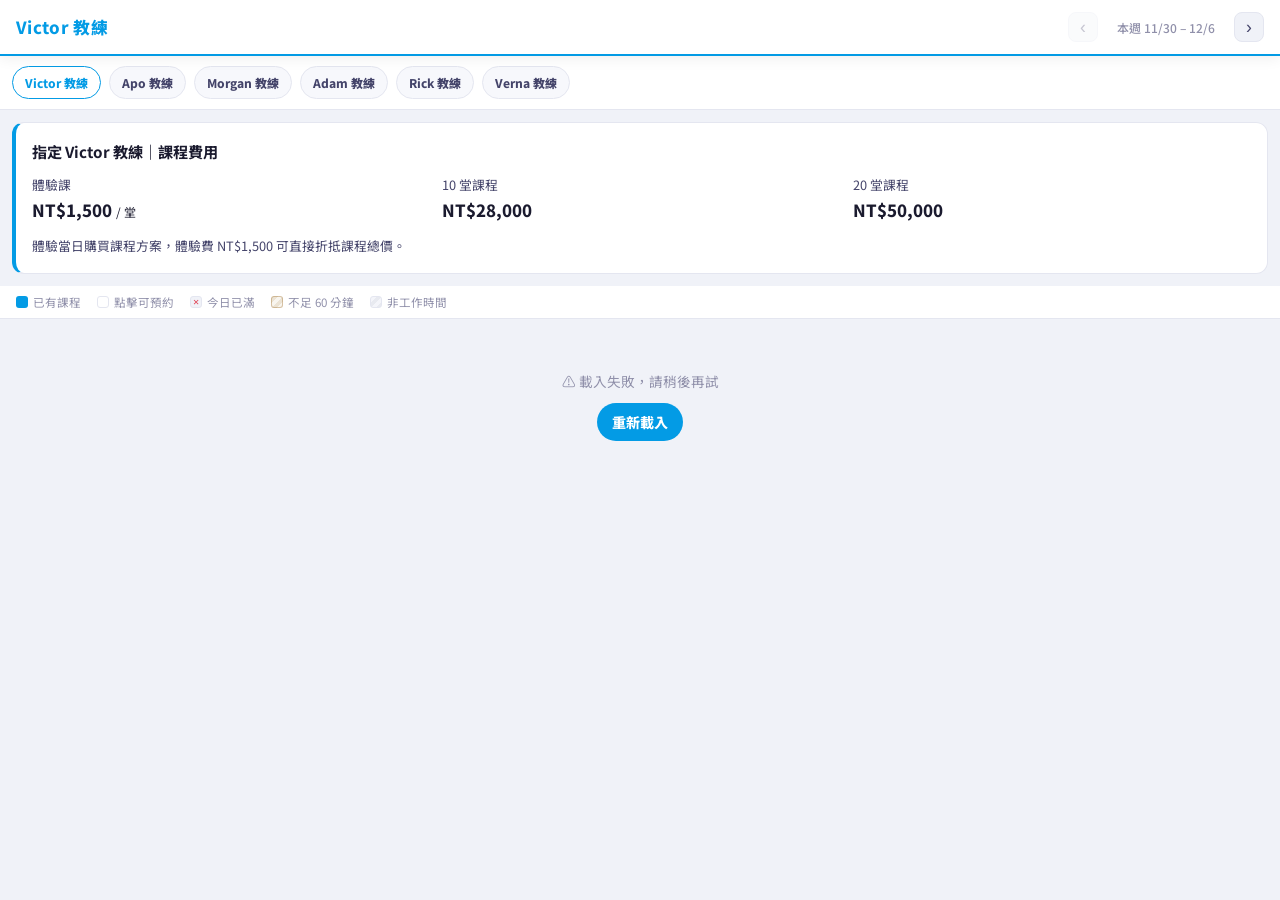
<file: index.html>
<!DOCTYPE html>
<html lang="zh-TW">
<head>
  <meta charset="UTF-8">
  <meta name="viewport" content="width=device-width,initial-scale=1">
  <title>預約體驗課</title>
  <meta name="description" content="RBTC 狂牛體能訓練中心教練體驗課預約行事曆">
  <link rel="canonical" href="https://schedule.rbtctw.com/?coach=Victor">
  <link rel="preconnect" href="https://fonts.googleapis.com">
  <link href="https://fonts.googleapis.com/css2?family=Noto+Sans+TC:wght@400;600;700;800&display=swap" rel="stylesheet">
  <link rel="stylesheet" href="style.css">
</head>
<body>

<!-- ── Widget ── -->
<div id="widget">

  <div id="widget-header">
    <div id="coach-name">教練行事曆</div>
    <div id="week-nav">
      <button class="nav-btn" id="btn-prev">‹</button>
      <span id="week-label">載入中</span>
      <button class="nav-btn" id="btn-next">›</button>
    </div>
  </div>

  <nav id="coach-switcher" aria-label="選擇教練"></nav>

  <section id="victor-pricing" aria-labelledby="victor-pricing-title" hidden>
    <h2 id="victor-pricing-title">指定 Victor 教練｜課程費用</h2>
    <dl class="coach-pricing-options">
      <div><dt>體驗課</dt><dd>NT$1,500 <span>/ 堂</span></dd></div>
      <div><dt>10 堂課程</dt><dd>NT$28,000</dd></div>
      <div><dt>20 堂課程</dt><dd>NT$50,000</dd></div>
    </dl>
    <p class="coach-pricing-note">體驗當日購買課程方案，體驗費 NT$1,500 可直接折抵課程總價。</p>
  </section>

  <div id="legend">
    <div class="legend-item"><div class="legend-dot busy-dot"></div><span>已有課程</span></div>
    <div class="legend-item"><div class="legend-dot free-dot"></div><span>點擊可預約</span></div>
    <div class="legend-item"><div class="legend-dot full-dot"></div><span>今日已滿</span></div>
    <div class="legend-item"><div class="legend-dot short-dot"></div><span>不足 60 分鐘</span></div>
    <div class="legend-item"><div class="legend-dot nonwork-dot"></div><span>非工作時間</span></div>
  </div>

  <div id="calendar-wrap">
    <div id="calendar-grid"><div class="grid-msg">載入中…</div></div>
  </div>

</div>


<!-- ── Modal ── -->
<div id="modal-overlay">
  <div id="modal">

    <div class="modal-handle"></div>
    <div id="modal-header">
      <div id="modal-title">體驗課預約</div>
      <div id="modal-datetime"></div>
    </div>

    <!-- 預約表單 -->
    <div id="modal-booking">
      <div id="booking-form-inner">

        <div class="form-section">
          <div class="form-label">姓名 <span class="required">*</span></div>
          <input id="f-name" type="text" class="form-input" placeholder="請輸入您的姓名" autocomplete="name">
        </div>

        <div class="form-section">
          <div class="form-label">電話 <span class="required">*</span></div>
          <input id="f-phone" type="tel" class="form-input" placeholder="0912-xxx-xxx" autocomplete="tel">
        </div>

        <div class="form-section">
          <div class="form-label">LINE ID <span class="required">*</span></div>
          <input id="f-line" type="text" class="form-input" placeholder="請輸入 LINE ID 或貼上好友連結">
          <div class="form-hint">請留下 LINE 聯絡方式；送出後也請主動加入教練 LINE 以確認預約詳情。</div>
        </div>

        <div class="form-divider">讓我們更了解您</div>

        <div class="form-section">
          <div class="form-label">是否有舊傷或日常痠緊痛？</div>
          <select id="f-injury" class="form-select" onchange="toggleInjury()">
            <option value="否">沒有</option>
            <option value="有">有</option>
          </select>
          <div id="f-inj-wrap" style="display:none" class="detail-input">
            <input id="f-inj-detail" type="text" class="form-input" placeholder="請簡述部位或狀況（例：右肩夾擠、腰椎）">
          </div>
        </div>

        <div class="form-section">
          <div class="form-label">是否曾接觸過肌力訓練？</div>
          <select id="f-strength" class="form-select">
            <option value="否">沒有</option>
            <option value="有">有</option>
          </select>
        </div>

        <div class="form-section">
          <div class="form-label">平時有運動習慣嗎？</div>
          <select id="f-exercise" class="form-select" onchange="toggleExercise()">
            <option value="無">沒有</option>
            <option value="有">有</option>
          </select>
          <div id="f-ex-wrap" style="display:none" class="detail-input">
            <input id="f-ex-detail" type="text" class="form-input" placeholder="什麼運動呢？（例：慢跑、籃球、瑜珈）">
          </div>
        </div>

        <div class="form-section">
          <div class="form-label">運動目標？（可複選）</div>
          <div class="goal-chips">
            <div class="goal-chip" data-value="增肌"          onclick="toggleGoalChip(this)">增肌</div>
            <div class="goal-chip" data-value="減脂"          onclick="toggleGoalChip(this)">減脂</div>
            <div class="goal-chip" data-value="改善體態"      onclick="toggleGoalChip(this)">改善體態</div>
            <div class="goal-chip" data-value="提升運動表現"  onclick="toggleGoalChip(this)">提升運動表現</div>
            <div class="goal-chip" data-value="復健/改善痠痛" onclick="toggleGoalChip(this)">復健/改善痠痛</div>
            <div class="goal-chip" data-value="其他"          onclick="toggleGoalChip(this)">其他</div>
          </div>
          <input id="f-goal-other" type="text" class="form-input detail-input" placeholder="其他目標（選填）">
        </div>

        <div class="form-section">
          <div class="form-label">備註（選填）</div>
          <textarea id="f-notes" class="form-input form-textarea" placeholder="有任何想讓教練提前知道的事嗎？"></textarea>
        </div>

        <div id="booking-error" class="error-msg"></div>
        <input type="hidden" id="f-datetime">

        <button id="btn-submit" class="btn-submit" onclick="submitBooking()">送出預約</button>
        <button class="btn-cancel" onclick="closeModal()">取消</button>

      </div><!-- /booking-form-inner -->

      <!-- 送出成功 -->
      <div id="booking-success" style="display:none">
        <div class="success-card">
          <div class="success-visual" aria-hidden="true">
            <div class="success-ring"></div>
            <div class="success-check">✓</div>
          </div>
          <div class="success-title">謝謝您的預約</div>
          <div class="success-subtitle">預約申請已送出</div>
          <p id="success-msg" class="success-msg">
            教練會收到您的預約通知，待教練與您聯繫確認後，才算預約成功唷。
          </p>
          <div id="success-coach-line-card" class="success-coach-line-card">
            <div id="success-coach-line-name" class="success-coach-line-name">教練 LINE</div>
            <a id="btn-coach-line" href="#" target="_blank" class="btn-coach-line" rel="noopener">
              加入教練 LINE
            </a>
            <div id="success-coach-line-id" class="success-coach-line-id"></div>
          </div>
          <p class="success-line-help">
            若無法加入教練，或一直沒有收到教練的確認訊息，請洽 RBTC 官方 LINE。
          </p>
          <a id="btn-success-line" href="#" target="_blank" class="btn-success-line" rel="noopener">
            聯繫 RBTC 官方 LINE
          </a>
          <button class="btn-cancel" onclick="closeModal()">關閉</button>
        </div>
      </div>

    </div><!-- /modal-booking -->

    <!-- 非工作時間聯繫 -->
    <div id="modal-contact" style="display:none">
      <div class="contact-body">
        <div class="contact-icon">🕐</div>
        <div class="contact-title">此時段為非工作時間</div>
        <div class="contact-msg">
          若您希望預約此時段，或有其他課程相關問題，<br>
          歡迎透過官方 LINE 聯繫我們，將有專人為您服務！
        </div>
        <a id="btn-line" href="#" target="_blank" class="btn-line" rel="noopener">
          <svg width="20" height="20" viewBox="0 0 24 24" fill="currentColor" style="flex-shrink:0">
            <path d="M19.365 9.863c.349 0 .63.285.63.631 0 .345-.281.63-.63.63H17.61v1.125h1.755c.349 0 .63.283.63.63 0 .344-.281.629-.63.629h-2.386c-.345 0-.627-.285-.627-.629V8.108c0-.345.282-.63.627-.63h2.386c.349 0 .63.285.63.63 0 .349-.281.63-.63.63H17.61v1.125h1.755zm-3.855 3.016c0 .27-.174.51-.432.596-.064.021-.133.031-.199.031-.211 0-.391-.09-.51-.25l-2.443-3.317v2.94c0 .344-.279.629-.631.629-.346 0-.626-.285-.626-.629V8.108c0-.27.173-.51.43-.595.06-.023.136-.033.194-.033.195 0 .375.104.495.254l2.462 3.33V8.108c0-.345.282-.63.63-.63.345 0 .63.285.63.63v4.771zm-5.741 0c0 .344-.282.629-.631.629-.345 0-.627-.285-.627-.629V8.108c0-.345.282-.63.627-.63.349 0 .631.285.631.63v4.771zm-2.466.629H4.917c-.345 0-.63-.285-.63-.629V8.108c0-.345.285-.63.63-.63.348 0 .63.285.63.63v4.141h1.756c.348 0 .629.283.629.63 0 .344-.281.629-.629.629M24 10.314C24 4.943 18.615.572 12 .572S0 4.943 0 10.314c0 4.811 4.27 8.842 10.035 9.608.391.082.923.258 1.058.59.12.301.079.766.038 1.08l-.164 1.02c-.045.301-.24 1.186 1.049.645 1.291-.539 6.916-4.078 9.436-6.975C23.176 14.393 24 12.458 24 10.314"/>
          </svg>
          官方 LINE 聯繫
        </a>
        <button class="btn-cancel" style="margin-top:8px" onclick="closeModal()">關閉</button>
      </div>
    </div><!-- /modal-contact -->

  </div><!-- /modal -->
</div><!-- /modal-overlay -->
<script src="coach-router.js"></script>
<script src="schedule.js"></script>
</body>
</html>
</file>
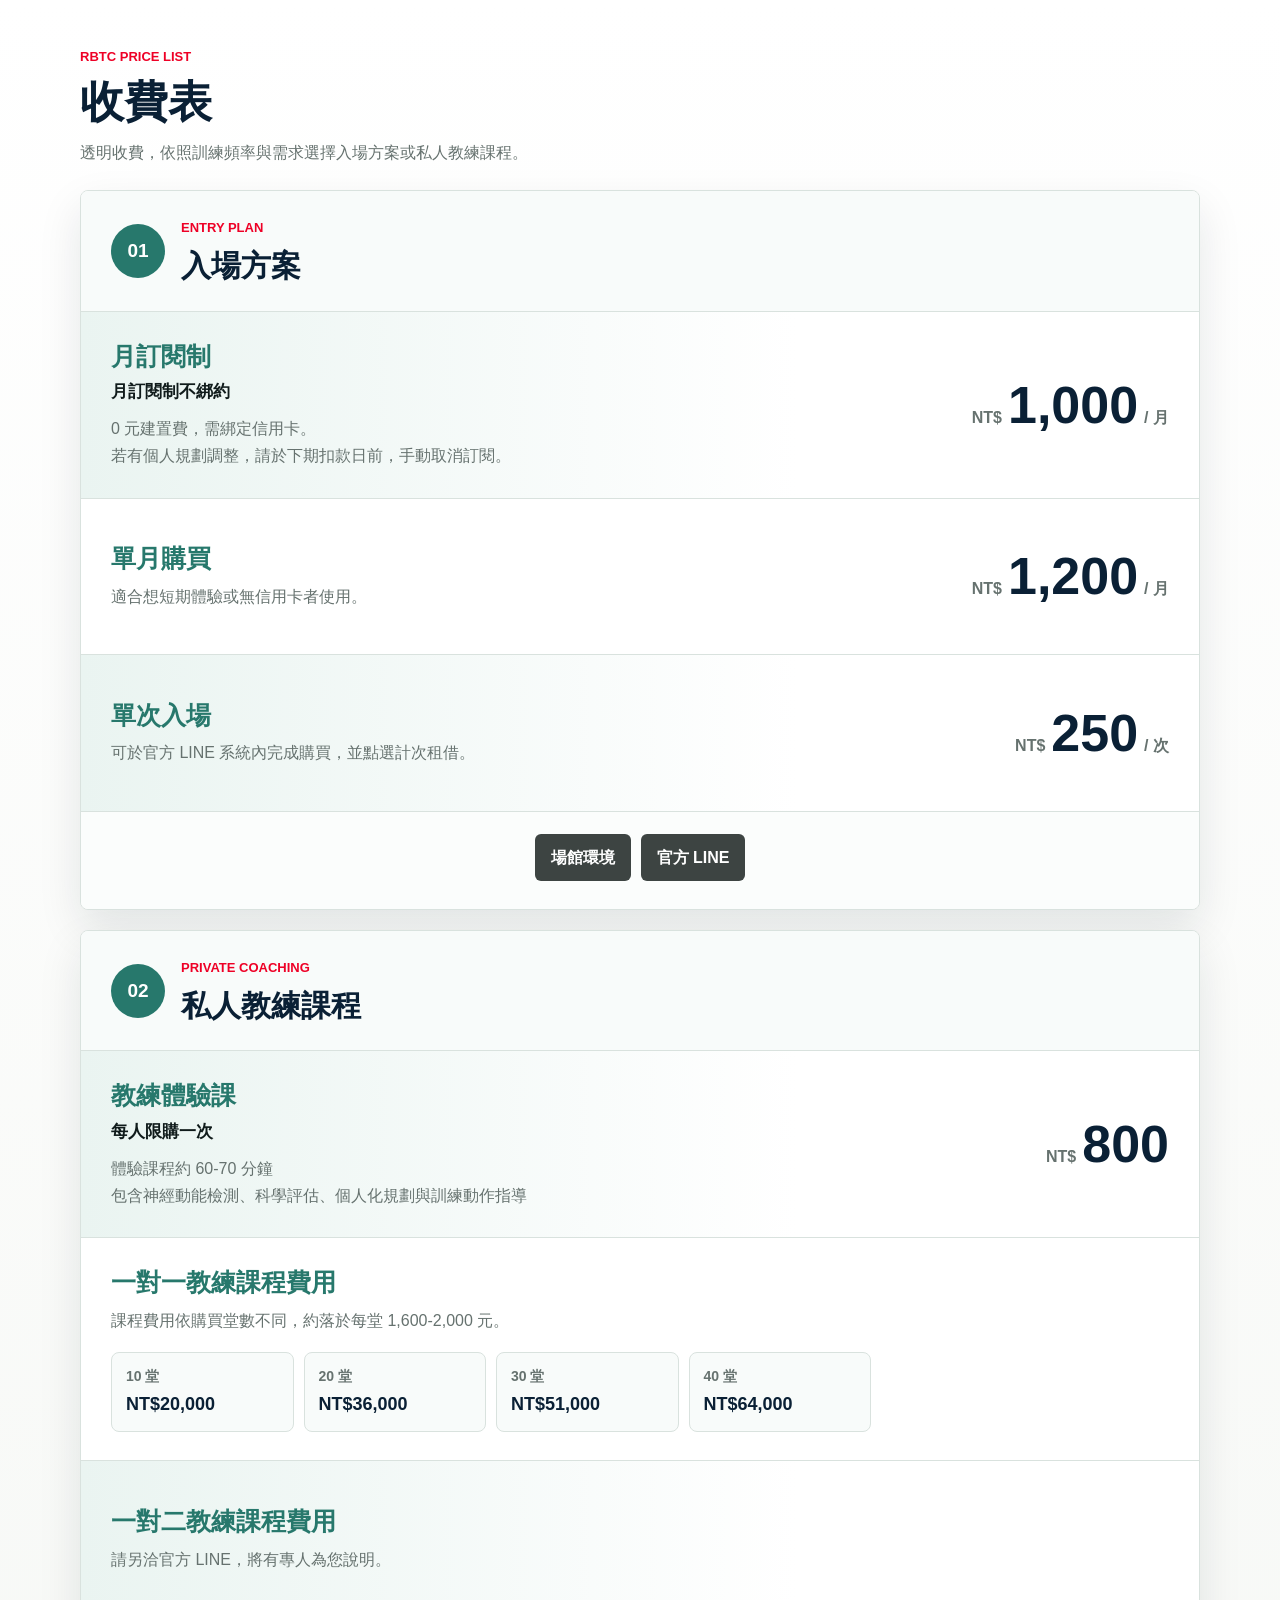
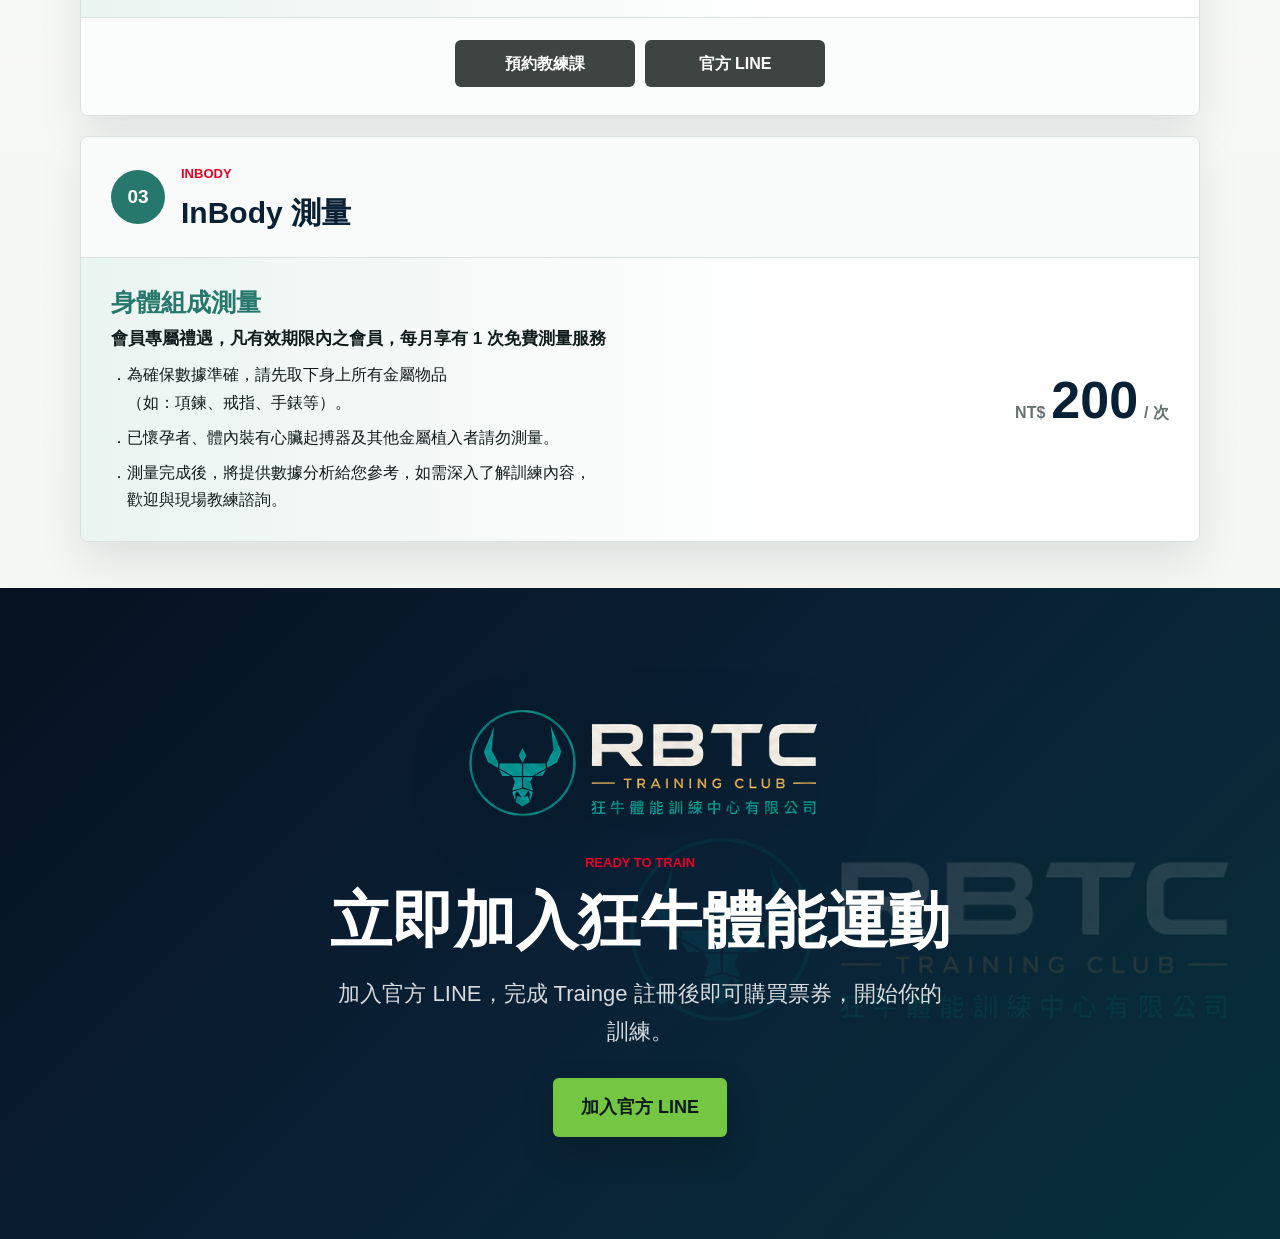
<file: pricing/index.html>
<!doctype html>
<html lang="zh-Hant">
  <head>
    <meta charset="utf-8">
    <meta name="viewport" content="width=device-width, initial-scale=1">
    <title>RBTC 收費表</title>
    <link rel="stylesheet" href="style.css?v=20260607">
  </head>
  <body>
    <main>
      <section class="pricing-block" aria-labelledby="pricing-title">
        <div class="pricing-shell">
          <div class="pricing-titlebar">
            <p class="eyebrow">RBTC Price List</p>
            <h1 id="pricing-title">收費表</h1>
            <p>透明收費，依照訓練頻率與需求選擇入場方案或私人教練課程。</p>
          </div>

          <section class="category-panel" aria-labelledby="entry-title">
            <div class="category-heading">
              <span class="category-index">01</span>
              <div>
                <p class="category-kicker">Entry Plan</p>
                <h2 id="entry-title">入場方案</h2>
              </div>
            </div>

            <div class="price-list" role="table" aria-label="入場方案收費表">
              <article class="price-row featured" role="row">
                <div class="plan-main" role="cell">
                  <h3>月訂閱制</h3>
                  <strong class="plan-subtitle">月訂閱制不綁約</strong>
                  <p>0 元建置費，需綁定信用卡。<br>若有個人規劃調整，請於下期扣款日前，手動取消訂閱。</p>
                </div>
                <div class="plan-price" role="cell">
                  <span class="currency">NT$</span>
                  <strong>1,000</strong>
                  <span class="period">/ 月</span>
                </div>
              </article>

              <article class="price-row" role="row">
                <div class="plan-main" role="cell">
                  <h3>單月購買</h3>
                  <p>適合想短期體驗或無信用卡者使用。</p>
                </div>
                <div class="plan-price" role="cell">
                  <span class="currency">NT$</span>
                  <strong>1,200</strong>
                  <span class="period">/ 月</span>
                </div>
              </article>

              <article class="price-row featured" role="row">
                <div class="plan-main" role="cell">
                  <h3>單次入場</h3>
                  <p>可於官方 LINE 系統內完成購買，並點選計次租借。</p>
                </div>
                <div class="plan-price" role="cell">
                  <span class="currency">NT$</span>
                  <strong>250</strong>
                  <span class="period">/ 次</span>
                </div>
              </article>
            </div>

            <div class="link-row" aria-label="入場方案相關連結">
              <a href="https://www.rbtctw.com/gym" target="_blank" rel="noopener">場館環境</a>
              <a href="https://lin.ee/og9bycEu" target="_blank" rel="noopener">官方 LINE</a>
            </div>
          </section>

          <section class="category-panel" aria-labelledby="coach-title">
            <div class="category-heading">
              <span class="category-index">02</span>
              <div>
                <p class="category-kicker">Private Coaching</p>
                <h2 id="coach-title">私人教練課程</h2>
              </div>
            </div>

            <div class="price-list" role="table" aria-label="私人教練課程收費表">
              <article class="price-row featured" role="row">
                <div class="plan-main" role="cell">
                  <h3>教練體驗課</h3>
                  <strong class="plan-subtitle">每人限購一次</strong>
                  <p>體驗課程約 60-70 分鐘<br>包含神經動能檢測、科學評估、個人化規劃與訓練動作指導</p>
                </div>
                <div class="plan-price" role="cell">
                  <span class="currency">NT$</span>
                  <strong>800</strong>
                </div>
              </article>

              <article class="price-row package-row" role="row">
                <div class="plan-main" role="cell">
                  <h3>一對一教練課程費用</h3>
                  <p>課程費用依購買堂數不同，約落於每堂 1,600-2,000 元。</p>
                  <div class="package-list" aria-label="私人教練正式課程堂數方案">
                    <div><span>10 堂</span><strong>NT$20,000</strong></div>
                    <div><span>20 堂</span><strong>NT$36,000</strong></div>
                    <div><span>30 堂</span><strong>NT$51,000</strong></div>
                    <div><span>40 堂</span><strong>NT$64,000</strong></div>
                  </div>
                </div>
              </article>

              <article class="price-row package-row featured" role="row">
                <div class="plan-main" role="cell">
                  <h3>一對二教練課程費用</h3>
                  <p>請另洽官方 LINE，將有專人為您說明。</p>
                </div>
              </article>
            </div>

            <div class="link-row coach-link" aria-label="私人教練課程預約連結">
              <a href="https://www.rbtctw.com/coach" target="_blank" rel="noopener">預約教練課</a>
              <a href="https://lin.ee/og9bycEu" target="_blank" rel="noopener">官方 LINE</a>
            </div>
          </section>

          <section class="category-panel" aria-labelledby="inbody-title">
            <div class="category-heading">
              <span class="category-index">03</span>
              <div>
                <p class="category-kicker">InBody</p>
                <h2 id="inbody-title">InBody 測量</h2>
              </div>
            </div>

            <div class="price-list" role="table" aria-label="InBody 測量收費表">
              <article class="price-row featured" role="row">
                <div class="plan-main" role="cell">
                  <h3>身體組成測量</h3>
                  <strong class="plan-subtitle">會員專屬禮遇，凡有效期限內之會員，每月享有 1 次免費測量服務</strong>
                  <p class="notice-text">．為確保數據準確，請先取下身上所有金屬物品<br><span class="line-indent">（如：項鍊、戒指、手錶等）。</span></p>
                  <p class="notice-text">．已懷孕者、體內裝有心臟起搏器及其他金屬植入者請勿測量。</p>
                  <p class="notice-text">．測量完成後，將提供數據分析給您參考，如需深入了解訓練內容，<br><span class="line-indent">歡迎與現場教練諮詢。</span></p>
                </div>
                <div class="plan-price" role="cell">
                  <span class="currency">NT$</span>
                  <strong>200</strong>
                  <span class="period">/ 次</span>
                </div>
              </article>
            </div>
          </section>
        </div>
      </section>

      <section class="join-section" aria-label="立即加入">
        <div class="join-content">
          <img class="join-logo" src="../shop/assets/rbtc-footer-logo-transparent.png" alt="RBTC Training Club 狂牛體能訓練中心">
          <p class="eyebrow">Ready to train</p>
          <h2>立即加入狂牛體能運動</h2>
          <p>加入官方 LINE，完成 Trainge 註冊後即可購買票券，開始你的訓練。</p>
          <a class="join-action" href="https://lin.ee/og9bycEu" target="_blank" rel="noopener">加入官方 LINE</a>
        </div>
      </section>
    </main>
  </body>
</html>
</file>
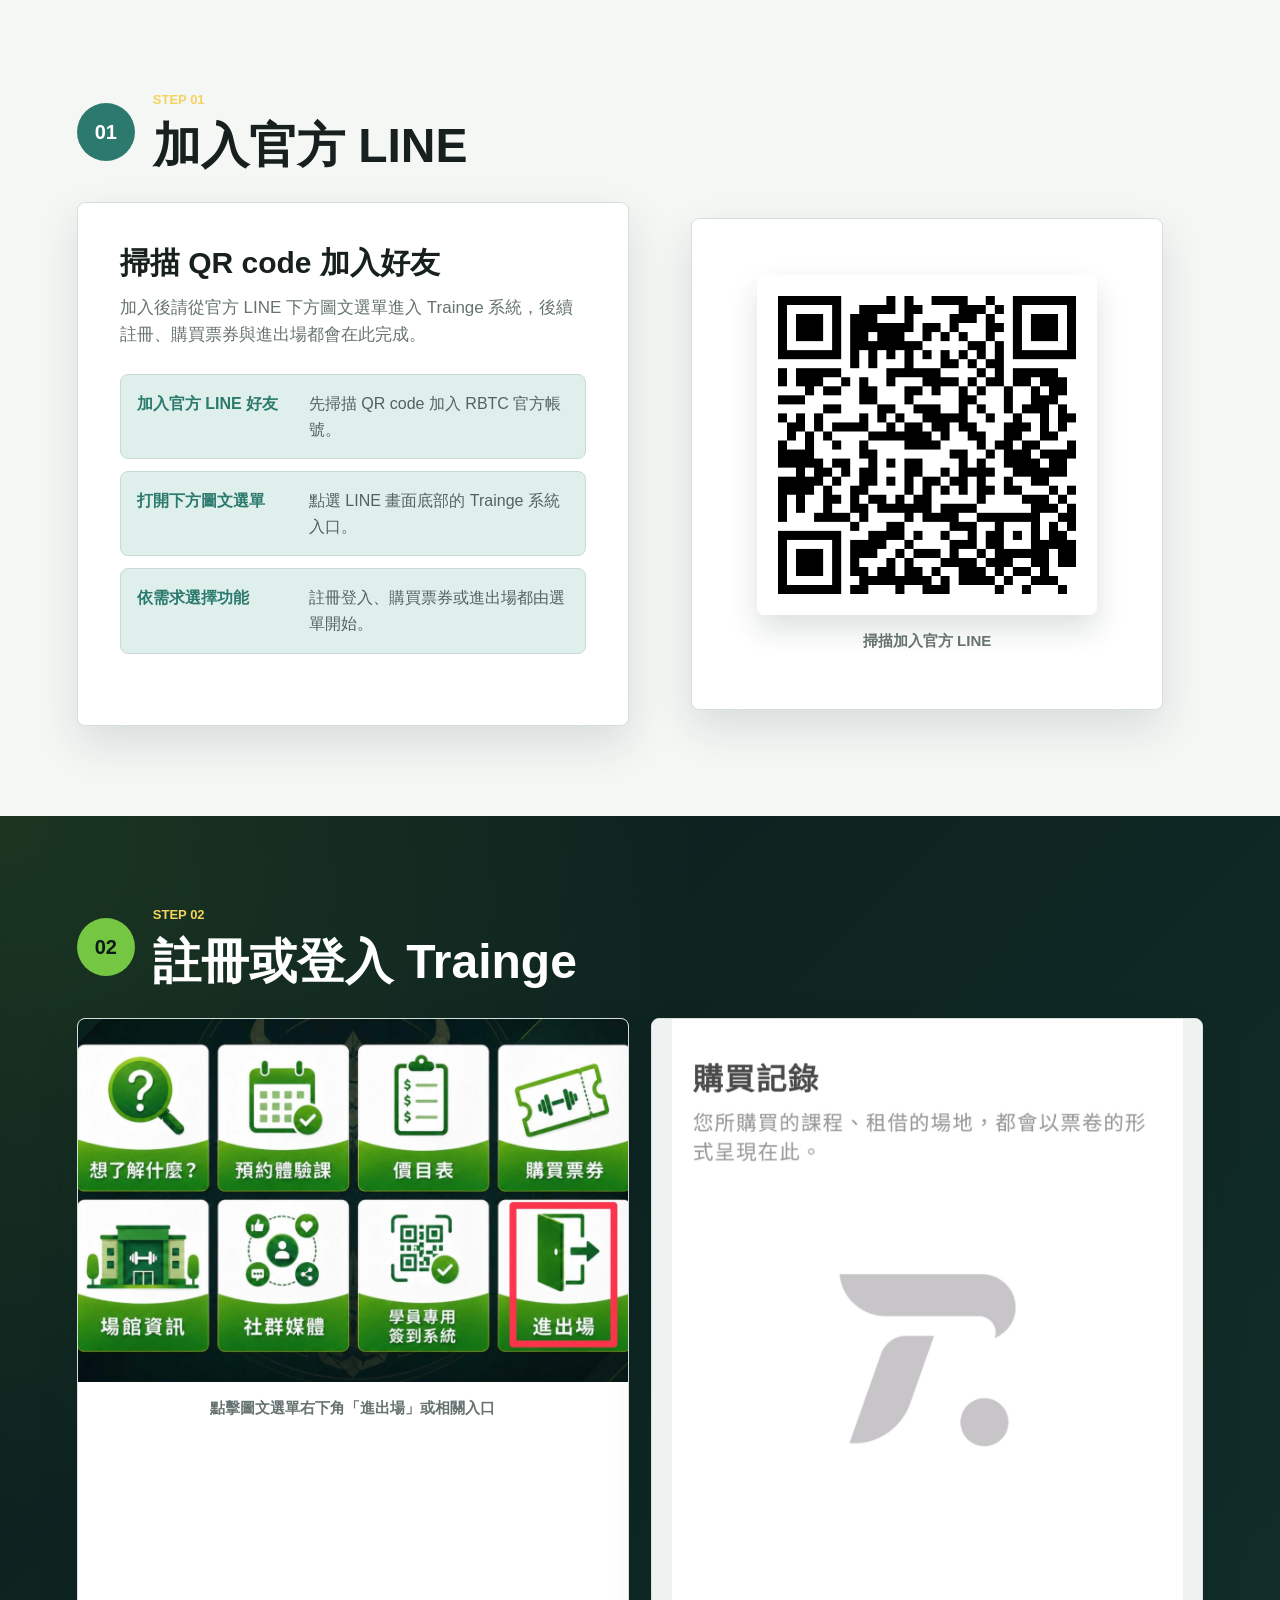
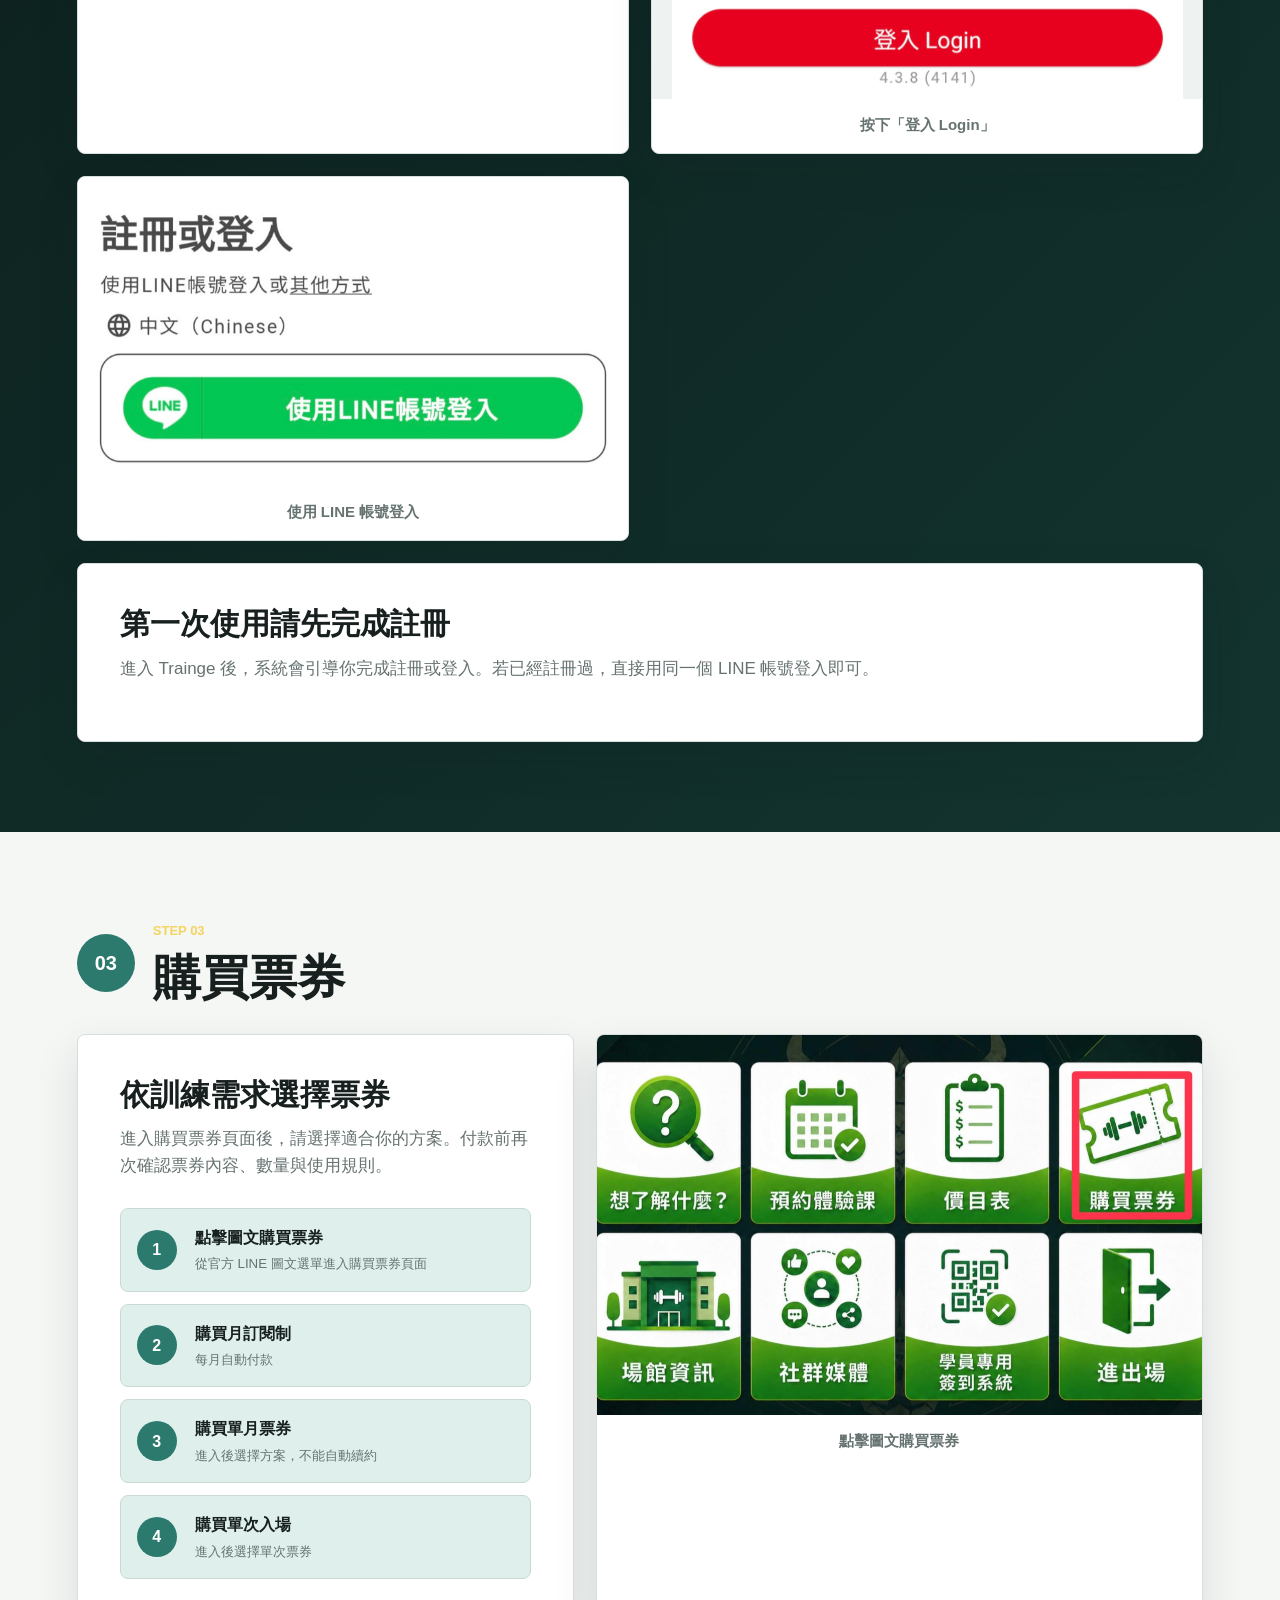
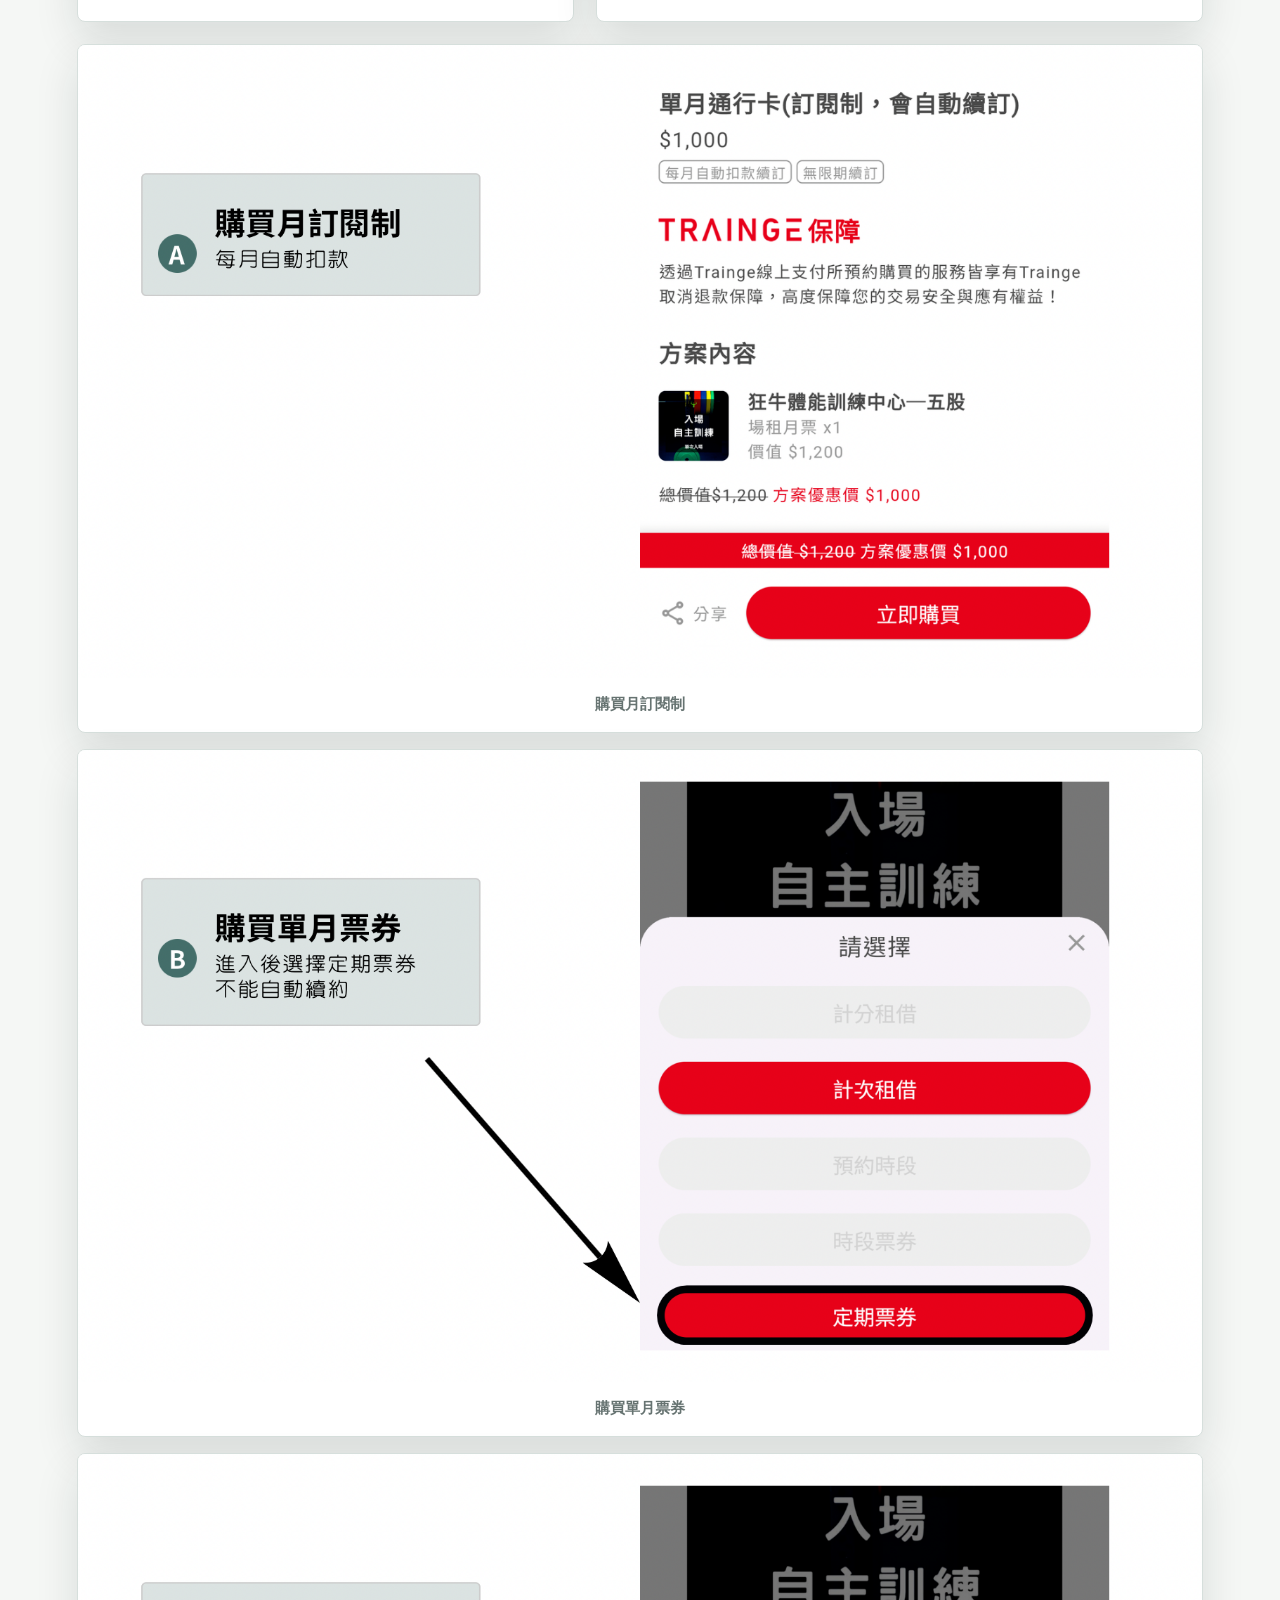
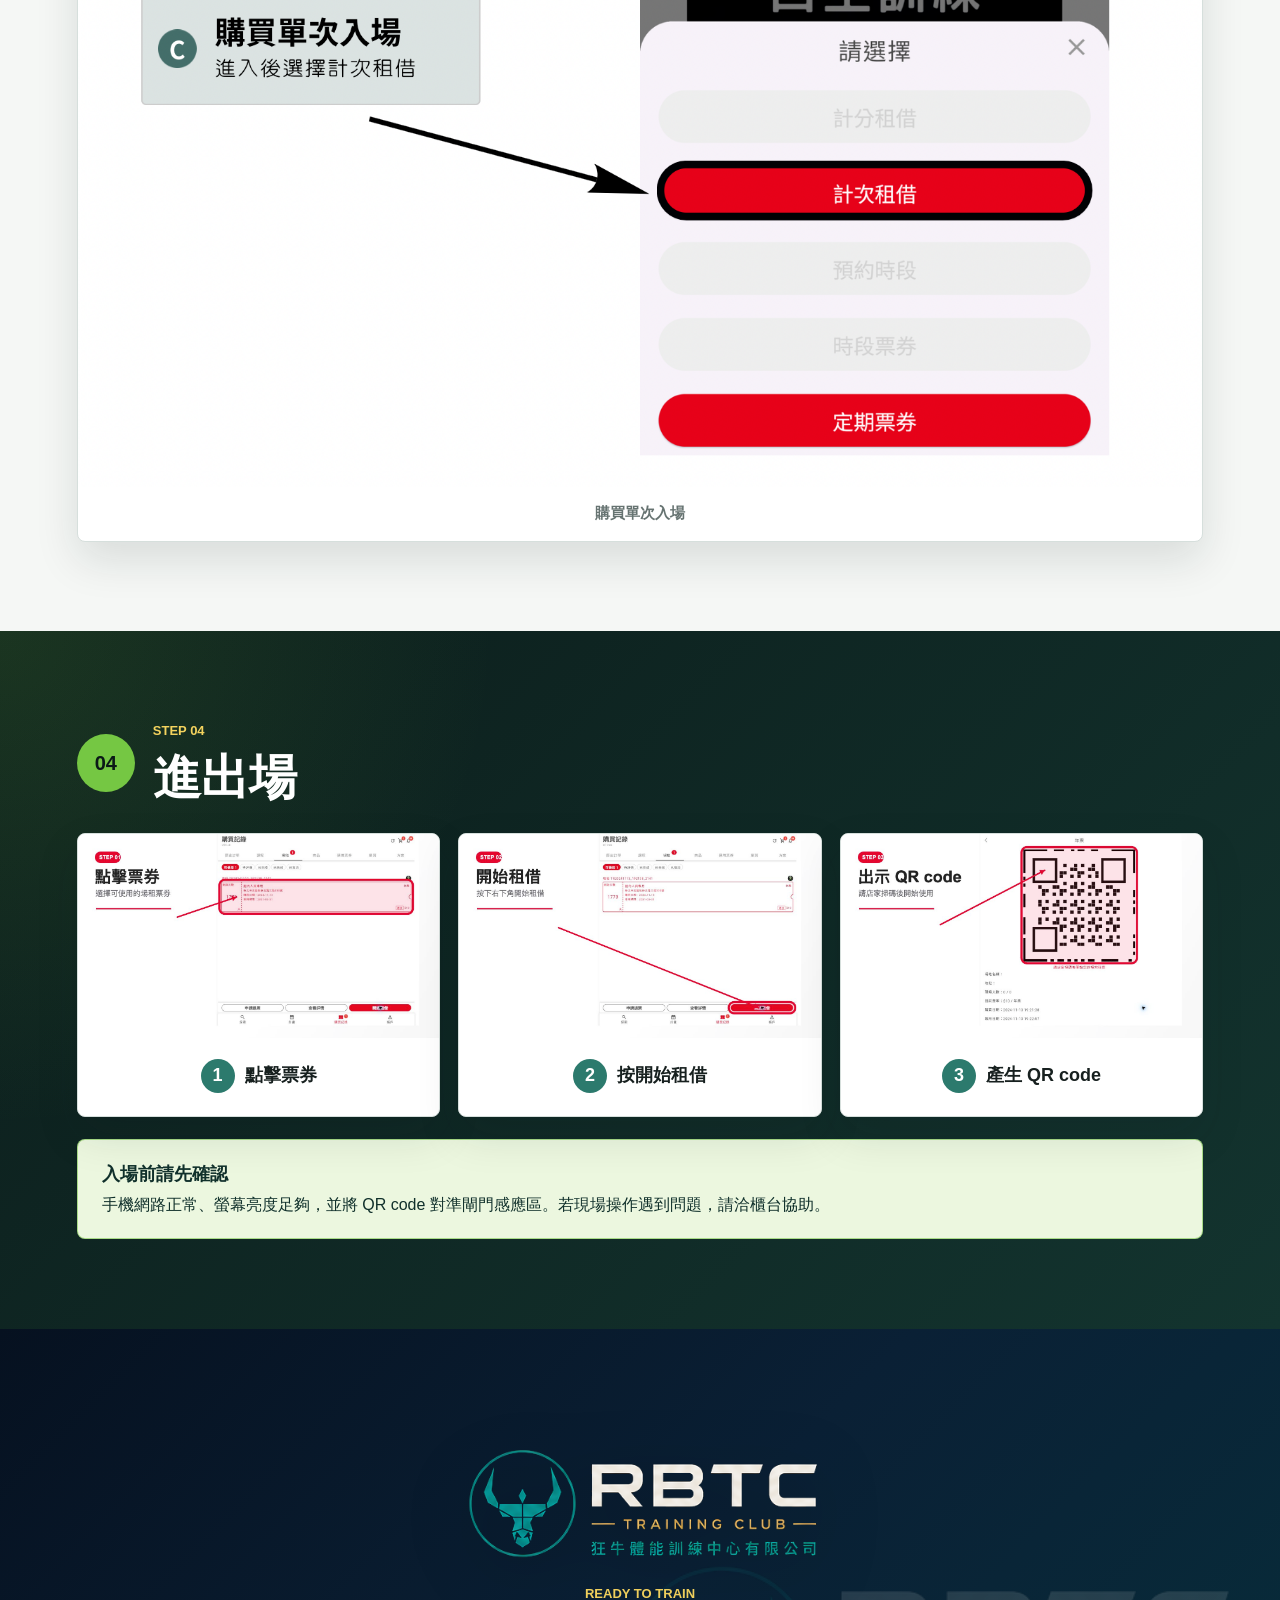
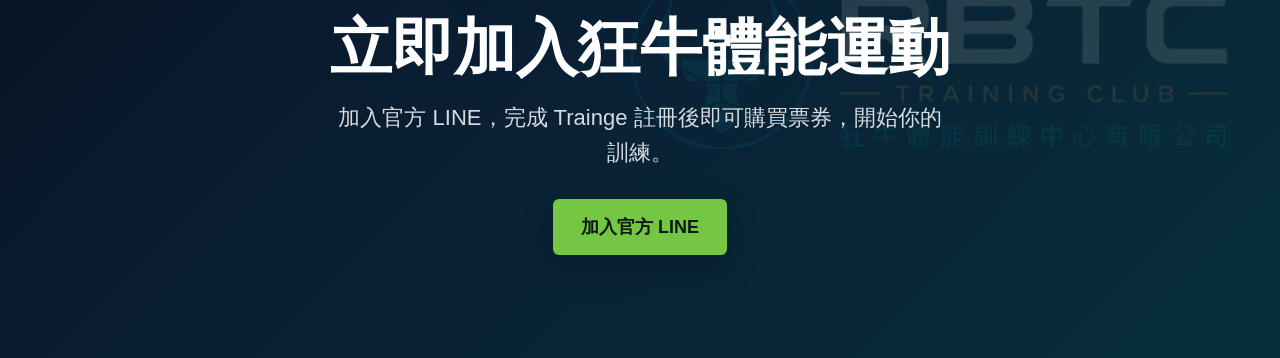
<file: shop/index.html>
<!doctype html>
<html lang="zh-Hant">
  <head>
    <meta charset="utf-8">
    <meta name="viewport" content="width=device-width, initial-scale=1">
    <title>RBTC 官方 LINE / Trainge 會籍購買流程</title>
    <link rel="stylesheet" href="style.css?v=20260526-ticket-large">
  </head>
  <body>
    <main id="top">

      <section class="guide-section" id="line">
        <div class="section-heading">
          <span class="step-number">01</span>
          <div>
            <p class="eyebrow">Step 01</p>
            <h2>加入官方 LINE</h2>
          </div>
        </div>
        <div class="guide-grid qr-layout">
          <article class="instruction-card">
            <h3>掃描 QR code 加入好友</h3>
            <p>加入後請從官方 LINE 下方圖文選單進入 Trainge 系統，後續註冊、購買票券與進出場都會在此完成。</p>
            <ol class="check-list">
              <li><strong>加入官方 LINE 好友</strong><span>先掃描 QR code 加入 RBTC 官方帳號。</span></li>
              <li><strong>打開下方圖文選單</strong><span>點選 LINE 畫面底部的 Trainge 系統入口。</span></li>
              <li><strong>依需求選擇功能</strong><span>註冊登入、購買票券或進出場都由選單開始。</span></li>
            </ol>
          </article>
          <figure class="phone-card qr-card">
            <img src="assets/line-add-friend-qr.png" alt="RBTC 官方 LINE QR code">
            <figcaption>掃描加入官方 LINE</figcaption>
          </figure>
        </div>
      </section>

      <section class="guide-section dark-section" id="login">
        <div class="section-heading">
          <span class="step-number">02</span>
          <div>
            <p class="eyebrow">Step 02</p>
            <h2>註冊或登入 Trainge</h2>
          </div>
        </div>
        <div class="guide-grid">
          <figure class="image-panel">
            <img src="assets/line-entry.jpg" alt="從官方 LINE 圖文選單進入 Trainge">
            <figcaption>點擊圖文選單右下角「進出場」或相關入口</figcaption>
          </figure>
          <figure class="image-panel">
            <img src="assets/login-button-screen.jpg" alt="Trainge 登入 Login 按鈕畫面">
            <figcaption>按下「登入 Login」</figcaption>
          </figure>
          <figure class="image-panel">
            <img src="assets/line-login-register.jpg" alt="Trainge 登入畫面">
            <figcaption>使用 LINE 帳號登入</figcaption>
          </figure>
          <article class="instruction-card compact">
            <h3>第一次使用請先完成註冊</h3>
            <p>進入 Trainge 後，系統會引導你完成註冊或登入。若已經註冊過，直接用同一個 LINE 帳號登入即可。</p>
          </article>
        </div>
      </section>

      <section class="guide-section" id="tickets">
        <div class="section-heading">
          <span class="step-number">03</span>
          <div>
            <p class="eyebrow">Step 03</p>
            <h2>購買票券</h2>
          </div>
        </div>
        <div class="ticket-layout">
          <article class="instruction-card">
            <h3>依訓練需求選擇票券</h3>
            <p>進入購買票券頁面後，請選擇適合你的方案。付款前再次確認票券內容、數量與使用規則。</p>
            <div class="ticket-options">
              <div><span>1</span><strong>點擊圖文購買票券</strong><small>從官方 LINE 圖文選單進入購買票券頁面</small></div>
              <div><span>2</span><strong>購買月訂閱制</strong><small>每月自動付款</small></div>
              <div><span>3</span><strong>購買單月票券</strong><small>進入後選擇方案，不能自動續約</small></div>
              <div><span>4</span><strong>購買單次入場</strong><small>進入後選擇單次票券</small></div>
            </div>
          </article>
          <figure class="image-panel purchase-entry-panel">
            <img src="assets/purchase-rich-menu-ticket.jpg" alt="官方 LINE 圖文選單購買票券入口">
            <figcaption>點擊圖文購買票券</figcaption>
          </figure>
          <div class="thumbnail-grid" aria-label="購買票券畫面截圖">
            <figure>
              <img src="assets/purchase-venue.png" alt="場館頁">
              <figcaption>購買月訂閱制</figcaption>
            </figure>
            <figure>
              <img src="assets/purchase-count-ticket.png" alt="次數票券">
              <figcaption>購買單月票券</figcaption>
            </figure>
            <figure>
              <img src="assets/purchase-checkout.png" alt="方案結帳">
              <figcaption>購買單次入場</figcaption>
            </figure>
          </div>
        </div>
      </section>

      <section class="guide-section dark-section" id="entry">
        <div class="section-heading">
          <span class="step-number">04</span>
          <div>
            <p class="eyebrow">Step 04</p>
            <h2>進出場</h2>
          </div>
        </div>
        <div class="entry-flow">
          <figure>
            <img src="assets/entry-ticket.png" alt="點擊票券">
            <figcaption><span>1</span>點擊票券</figcaption>
          </figure>
          <figure>
            <img src="assets/entry-start-rental.png" alt="按開始租借">
            <figcaption><span>2</span>按開始租借</figcaption>
          </figure>
          <figure>
            <img src="assets/entry-show-qr.png" alt="產生 QR code">
            <figcaption><span>3</span>產生 QR code</figcaption>
          </figure>
        </div>
        <div class="notice">
          <strong>入場前請先確認</strong>
          <p>手機網路正常、螢幕亮度足夠，並將 QR code 對準閘門感應區。若現場操作遇到問題，請洽櫃台協助。</p>
        </div>
      </section>

      <section class="join-section" aria-label="立即加入">
        <div class="join-content">
          <img class="join-logo" src="assets/rbtc-footer-logo-transparent.png" alt="RBTC Training Club 狂牛體能訓練中心">
          <p class="eyebrow">Ready to train</p>
          <h2>立即加入狂牛體能運動</h2>
          <p>加入官方 LINE，完成 Trainge 註冊後即可購買票券，開始你的訓練。</p>
          <a class="join-action" href="https://lin.ee/ZsNUK4P" target="_blank" rel="noopener">加入官方 LINE</a>
        </div>
      </section>
    </main>
  </body>
</html>
</file>
<file: style.css>
:root {
  --coach-color: #039BE5;
  --coach-color-bg: rgba(3,155,229,0.08);
  --bg:      #f0f2f8;
  --bg-card: #ffffff;
  --bg-cell: #ffffff;
  --border:  #e4e6f0;
  --text:    #1a1a2e;
  --text-secondary: #44446a;
  --text-muted:     #9090aa;
  --accent:  #00c07a;
  --danger:  #ff4757;
  --shadow:  0 2px 14px rgba(0,0,0,0.07);
}

* { margin: 0; padding: 0; box-sizing: border-box; }

body {
  font-family: 'Noto Sans TC', system-ui, sans-serif;
  background: var(--bg);
  color: var(--text);
  min-height: 100svh;
  overflow-x: hidden;
}

/* ── Widget Header ── */
#widget-header {
  display: flex;
  align-items: center;
  justify-content: space-between;
  padding: 12px 16px;
  background: var(--bg-card);
  border-bottom: 2px solid var(--coach-color);
  box-shadow: var(--shadow);
  position: sticky;
  top: 0;
  z-index: 10;
}

#coach-name {
  font-size: 1.05rem;
  font-weight: 800;
  color: var(--coach-color);
  letter-spacing: 0.02em;
}

#coach-switcher {
  display: flex;
  gap: 8px;
  overflow-x: auto;
  padding: 10px 12px;
  background: var(--bg-card);
  border-bottom: 1px solid var(--border);
  -webkit-overflow-scrolling: touch;
}

.coach-chip {
  flex: 0 0 auto;
  color: var(--text-secondary);
  background: #f7f8fc;
  border: 1.5px solid var(--border);
  border-radius: 999px;
  padding: 7px 12px;
  font-size: 0.75rem;
  font-weight: 800;
  text-decoration: none;
  transition: border-color 0.15s, background 0.15s, color 0.15s;
}

.coach-chip:hover,
.coach-chip.is-active {
  color: var(--chip-color);
  background: #ffffff;
  border-color: var(--chip-color);
}

#victor-pricing {
  margin: 12px;
  padding: 16px;
  background: var(--bg-card);
  border: 1px solid var(--border);
  border-left: 4px solid var(--coach-color);
  border-radius: 12px;
}

#victor-pricing h2 {
  font-size: 0.95rem;
  line-height: 1.6;
}

.coach-pricing-options {
  display: grid;
  grid-template-columns: repeat(3, minmax(0, 1fr));
  gap: 12px;
  margin-top: 12px;
}

.coach-pricing-options dt {
  color: var(--text-secondary);
  font-size: 0.8rem;
}

.coach-pricing-options dd {
  margin-top: 4px;
  font-size: 1.05rem;
  font-weight: 800;
}

.coach-pricing-options dd span {
  font-size: 0.75rem;
  font-weight: 400;
}

.coach-pricing-note {
  margin-top: 12px;
  color: var(--text-secondary);
  font-size: 0.8rem;
  line-height: 1.8;
}

@media (max-width: 480px) {
  .coach-pricing-options { grid-template-columns: 1fr; gap: 10px; }
  .coach-pricing-options > div {
    display: flex;
    align-items: baseline;
    justify-content: space-between;
    gap: 8px;
    flex-wrap: wrap;
  }
  .coach-pricing-options dd { margin-top: 0; }
}

#week-nav {
  display: flex;
  align-items: center;
  gap: 8px;
}

#week-label {
  font-size: 0.75rem;
  color: var(--text-muted);
  min-width: 120px;
  text-align: center;
  font-weight: 500;
}

.nav-btn {
  background: var(--bg);
  border: 1px solid var(--border);
  color: var(--text-secondary);
  width: 30px;
  height: 30px;
  border-radius: 8px;
  cursor: pointer;
  font-size: 1.1rem;
  display: flex;
  align-items: center;
  justify-content: center;
  transition: background 0.15s, border-color 0.15s;
  flex-shrink: 0;
}
.nav-btn:hover:not(:disabled) {
  background: var(--coach-color-bg);
  border-color: var(--coach-color);
  color: var(--coach-color);
}
.nav-btn:disabled { opacity: 0.3; cursor: not-allowed; }

/* ── Legend ── */
#legend {
  display: flex;
  gap: 16px;
  padding: 8px 16px;
  font-size: 0.72rem;
  color: var(--text-muted);
  background: var(--bg-card);
  border-bottom: 1px solid var(--border);
}
.legend-item { display: flex; align-items: center; gap: 5px; }
.legend-dot  { width: 12px; height: 12px; border-radius: 3px; flex-shrink: 0; }
.busy-dot    { background: var(--coach-color); }
.free-dot    { background: #ffffff; border: 1.5px solid var(--border); }
.full-dot    {
  background: #f0f2f8;
  border: 1.5px solid var(--border);
  position: relative;
}
.full-dot::after {
  content: '✕';
  position: absolute;
  inset: 0;
  display: flex;
  align-items: center;
  justify-content: center;
  color: #e04050;
  font-size: 8px;
  font-weight: 700;
  line-height: 1;
}
.nonwork-dot {
  background-image: repeating-linear-gradient(
    -45deg, #e8eaf0, #e8eaf0 3px, #f4f5fa 3px, #f4f5fa 7px
  );
  border: 1px solid var(--border);
}
.short-dot {
  background-color: #f8f5ef;
  background-image: repeating-linear-gradient(
    -45deg, transparent, transparent 3px, rgba(170,130,70,0.16) 3px, rgba(170,130,70,0.16) 7px
  );
  border: 1px solid rgba(170,130,70,0.45);
}

/* ── Calendar Wrap ── */
#calendar-wrap {
  overflow-x: auto;
  padding: 12px 12px 24px;
  -webkit-overflow-scrolling: touch;
}

/* ── Grid ── */
.grid-container {
  display: grid;
  grid-template-columns: 54px repeat(7, minmax(42px, 1fr));
  gap: 1px;
  background: var(--border);
  border: 1px solid var(--border);
  border-radius: 10px;
  overflow: visible;
  min-width: 380px;
  box-shadow: var(--shadow);
}

.grid-cell {
  background: var(--bg-cell);
  min-height: 28px;
}

/* Header */
.time-header {
  background: #f7f8fc;
  position: sticky;
  left: 0;
  z-index: 5;
  box-shadow: 1px 0 0 var(--border);
}

.day-header {
  background: #f7f8fc;
  text-align: center;
  padding: 6px 2px;
  font-size: 0.68rem;
  font-weight: 700;
  color: var(--text-secondary);
  line-height: 1.5;
}
.day-header.today {
  background: var(--coach-color-bg);
  color: var(--coach-color);
}
.date-num { font-size: 0.62rem; font-weight: 500; color: var(--text-muted); }
.day-header.today .date-num { color: var(--coach-color); }

.is-dayoff { color: #cc3344 !important; }
.is-dayoff .date-num { color: #cc3344 !important; }

/* Time label */
.time-label {
  background: #f7f8fc;
  font-size: 0.58rem;
  color: var(--text-muted);
  padding: 4px 5px 0;
  display: flex;
  align-items: flex-start;
  white-space: nowrap;
  font-weight: 500;
  position: sticky;
  left: 0;
  z-index: 4;
  box-shadow: 1px 0 0 var(--border);
}
.time-label.hour-mark {
  background: #eef1f7;
  color: var(--text-secondary);
  font-weight: 700;
}
.time-label.half-mark {
  color: #a6a6bb;
}

.grid-cell.hour-row {
  box-shadow: inset 0 1px 0 #cfd3de;
}
.grid-cell.row-hover {
  outline: 1px solid rgba(3, 155, 229, 0.34);
  outline-offset: -1px;
}
.time-label.row-hover {
  background: #e7eef8;
  color: var(--text-secondary);
}

/* Busy */
.busy-cell {
  background: var(--coach-color);
  opacity: 0.88;
}

/* Free (bookable) */
.free-cell {
  background: #ffffff;
  cursor: pointer;
  transition: background 0.1s;
}
.free-cell:hover {
  background: var(--coach-color-bg);
}

/* Past */
.past-cell {
  background: #f4f5fa;
}

/* 當天已達上限 → 聯繫 LINE */
.full-cell {
  background: #f4f5fa;
  cursor: pointer;
  transition: background 0.1s;
  position: relative;
}
.full-cell::after {
  content: '✕';
  position: absolute;
  inset: 0;
  display: flex;
  align-items: center;
  justify-content: center;
  color: #e04050;
  font-size: 14px;
  font-weight: 700;
  opacity: 0.5;
}
.full-cell:hover {
  background: #ecedf5;
}
.full-cell:hover::after {
  opacity: 0.8;
}

/* 排休 */
.badge-off {
  display: inline-block;
  background: rgba(204,51,68,0.1);
  color: #cc3344;
  border-radius: 4px;
  font-size: 0.58rem;
  padding: 1px 4px;
  font-weight: 700;
}
.dayoff-cell {
  background: #fff5f5;
  cursor: not-allowed;
}

/* 非上班時間 */
.nonwork-cell {
  background-color: #f4f5fa;
  background-image: repeating-linear-gradient(
    -45deg,
    transparent,
    transparent 5px,
    rgba(0,0,0,0.025) 5px,
    rgba(0,0,0,0.025) 10px
  );
  cursor: pointer;
  transition: background-color 0.1s;
}
.nonwork-cell:hover { background-color: #ebebf4; }

/* 空檔不足 60 分鐘 */
.short-cell {
  background-color: #f8f5ef;
  background-image: repeating-linear-gradient(
    -45deg,
    transparent,
    transparent 5px,
    rgba(170,130,70,0.08) 5px,
    rgba(170,130,70,0.08) 10px
  );
  cursor: pointer;
  position: relative;
  transition: background-color 0.1s;
}
.short-cell::after {
  content: '';
  position: absolute;
  inset: 9px;
  border-radius: 999px;
  border: 1.5px solid rgba(170,130,70,0.45);
}
.short-cell:hover { background-color: #f1eadf; }

/* Loading / Error */
.grid-msg {
  grid-column: 1 / -1;
  text-align: center;
  padding: 40px 16px;
  color: var(--text-muted);
  font-size: 0.85rem;
}

.grid-retry-btn {
  appearance: none;
  border: 0;
  border-radius: 999px;
  margin-top: 12px;
  padding: 9px 15px;
  background: var(--coach-color);
  color: #fff;
  font: inherit;
  font-size: 0.88rem;
  font-weight: 800;
  cursor: pointer;
}

/* ── Modal ── */
#modal-overlay {
  display: none;
  position: fixed;
  inset: 0;
  background: rgba(20,20,40,0.5);
  backdrop-filter: blur(4px);
  z-index: 100;
  align-items: flex-end;
  justify-content: center;
}
#modal-overlay.active { display: flex; }

#modal {
  background: #ffffff;
  border-radius: 20px 20px 0 0;
  width: 100%;
  max-width: 520px;
  max-height: 90svh;
  overflow-y: auto;
  padding-bottom: max(env(safe-area-inset-bottom, 0px), 16px);
  box-shadow: 0 -4px 30px rgba(0,0,0,0.12);
}

.modal-handle {
  width: 36px; height: 4px;
  background: var(--border);
  border-radius: 2px;
  margin: 12px auto 0;
}

#modal-header {
  padding: 14px 20px 12px;
  border-bottom: 1px solid var(--border);
}
#modal-title      { font-size: 1.05rem; font-weight: 800; color: var(--text); }
#modal-datetime   { font-size: 0.8rem; color: var(--coach-color); margin-top: 3px; font-weight: 600; }

/* ── Form ── */
#booking-form { padding: 14px 20px 8px; }

.form-section   { margin-bottom: 14px; }
.form-label     { font-size: 0.8rem; color: var(--text-secondary); margin-bottom: 5px; font-weight: 600; }
.required       { color: var(--danger); }

.form-input,
.form-select {
  width: 100%;
  background: #f8f9fc;
  border: 1.5px solid var(--border);
  border-radius: 8px;
  color: var(--text);
  padding: 10px 12px;
  font-size: 0.88rem;
  outline: none;
  font-family: inherit;
  transition: border-color 0.15s;
}
.form-input:focus,
.form-select:focus  { border-color: var(--coach-color); background: #fff; }
.form-select        { appearance: none; cursor: pointer; }
.form-textarea      { min-height: 68px; resize: vertical; }

.form-divider {
  font-size: 0.72rem;
  font-weight: 700;
  color: var(--coach-color);
  margin: 18px 0 12px;
  padding-bottom: 6px;
  border-bottom: 1.5px solid var(--coach-color-bg);
  text-transform: uppercase;
  letter-spacing: 0.06em;
}

/* Goal chips */
.goal-chips    { display: flex; flex-wrap: wrap; gap: 7px; }
.goal-chip {
  background: #f4f5fa;
  border: 1.5px solid var(--border);
  border-radius: 999px;
  padding: 5px 13px;
  font-size: 0.76rem;
  cursor: pointer;
  transition: all 0.13s;
  color: var(--text-secondary);
  user-select: none;
  font-weight: 500;
}
.goal-chip.selected {
  background: var(--coach-color);
  border-color: var(--coach-color);
  color: #fff;
  font-weight: 700;
}

.detail-input { margin-top: 7px; }

.error-msg {
  color: var(--danger);
  font-size: 0.78rem;
  margin-bottom: 8px;
  min-height: 16px;
}

.btn-submit {
  width: 100%;
  background: var(--coach-color);
  color: #fff;
  border: none;
  border-radius: 12px;
  padding: 14px;
  font-size: 0.95rem;
  font-weight: 800;
  cursor: pointer;
  margin-bottom: 8px;
  font-family: inherit;
  letter-spacing: 0.03em;
  transition: opacity 0.15s, transform 0.1s;
}
.btn-submit:active:not(:disabled) { transform: scale(0.98); }
.btn-submit:disabled { opacity: 0.4; cursor: not-allowed; }

.btn-cancel {
  width: 100%;
  background: #f4f5fa;
  color: var(--text-muted);
  border: 1.5px solid var(--border);
  border-radius: 12px;
  padding: 12px;
  font-size: 0.88rem;
  cursor: pointer;
  font-family: inherit;
  margin-bottom: 4px;
  transition: background 0.13s;
}
.btn-cancel:hover { background: var(--border); }

/* Form hint */
.form-hint {
  font-size: 0.72rem;
  color: var(--text-muted);
  margin-top: 5px;
  line-height: 1.5;
}

/* Contact modal */
.contact-body {
  padding: 28px 20px 24px;
  text-align: center;
}
.contact-icon  { font-size: 2.8rem; margin-bottom: 10px; }
.contact-title { font-size: 1rem; font-weight: 800; color: var(--text); margin-bottom: 10px; }
.contact-msg   { font-size: 0.85rem; color: var(--text-muted); line-height: 1.7; margin-bottom: 20px; }

.btn-line {
  display: flex;
  align-items: center;
  justify-content: center;
  gap: 8px;
  width: 100%;
  background: #06C755;
  color: #fff;
  border: none;
  border-radius: 12px;
  padding: 14px;
  font-size: 0.95rem;
  font-weight: 800;
  cursor: pointer;
  margin-bottom: 4px;
  font-family: inherit;
  text-decoration: none;
  transition: opacity 0.15s;
}
.btn-line:hover { opacity: 0.88; }

/* Success state */
#booking-success {
  text-align: center;
  padding: 20px;
}

.success-card {
  display: flex;
  flex-direction: column;
  align-items: center;
  gap: 10px;
  width: 100%;
  max-width: 420px;
  margin: 0 auto;
  padding: 22px 16px 4px;
}

.success-visual {
  position: relative;
  width: 96px;
  height: 96px;
  display: grid;
  place-items: center;
  margin-bottom: 4px;
}

.success-ring {
  position: absolute;
  inset: 0;
  border-radius: 28px;
  background:
    radial-gradient(circle at 28% 24%, rgba(255,255,255,0.92), rgba(255,255,255,0) 34%),
    linear-gradient(135deg, var(--coach-color), #06C755);
  box-shadow: 0 14px 36px rgba(0,0,0,0.12);
  transform: rotate(8deg);
}

.success-check {
  position: relative;
  width: 54px;
  height: 54px;
  display: grid;
  place-items: center;
  background: rgba(255,255,255,0.96);
  color: var(--coach-color);
  border-radius: 50%;
  font-size: 2.3rem;
  font-weight: 900;
  line-height: 1;
  box-shadow: 0 8px 18px rgba(0,0,0,0.12);
}

#booking-success .success-title {
  font-size: 1.35rem;
  font-weight: 800;
  color: var(--text);
  margin-top: 2px;
}

#booking-success .success-subtitle {
  display: inline-flex;
  align-items: center;
  justify-content: center;
  color: var(--coach-color);
  background: var(--coach-color-bg);
  border: 1px solid rgba(0,0,0,0.04);
  border-radius: 999px;
  padding: 5px 12px;
  font-size: 0.78rem;
  font-weight: 800;
  letter-spacing: 0.03em;
}

#booking-success .success-msg {
  font-size: 0.92rem;
  color: var(--text-secondary);
  line-height: 1.75;
  margin: 6px 0 0;
}

.success-coach-line-card {
  width: 100%;
  margin: 4px 0 2px;
  padding: 14px;
  background: #f6fbf8;
  border: 1px solid rgba(6, 199, 85, 0.22);
  border-radius: 16px;
}

.success-coach-line-name {
  color: var(--text);
  font-size: 0.9rem;
  font-weight: 900;
  margin-bottom: 10px;
}

.btn-coach-line {
  display: flex;
  align-items: center;
  justify-content: center;
  width: 100%;
  min-height: 48px;
  background: #06C755;
  color: #fff;
  border-radius: 12px;
  padding: 13px 16px;
  font-size: 0.95rem;
  font-weight: 900;
  text-decoration: none;
  box-shadow: 0 8px 20px rgba(6,199,85,0.22);
  transition: opacity 0.15s, transform 0.1s;
}

.btn-coach-line::before {
  content: 'LINE';
  display: inline-flex;
  align-items: center;
  justify-content: center;
  height: 22px;
  margin-right: 9px;
  padding: 0 7px;
  background: rgba(255,255,255,0.18);
  border-radius: 999px;
  font-size: 0.7rem;
  letter-spacing: 0.04em;
}

.btn-coach-line:hover { opacity: 0.9; }
.btn-coach-line:active { transform: scale(0.98); }

.success-coach-line-id {
  margin-top: 8px;
  color: var(--text-secondary);
  font-size: 0.86rem;
  font-weight: 800;
  word-break: break-word;
}

#booking-success .success-line-help {
  font-size: 0.82rem;
  color: var(--text-muted);
  line-height: 1.7;
  margin: 0 0 8px;
}

.btn-success-line {
  display: flex;
  align-items: center;
  justify-content: center;
  width: 100%;
  min-height: 48px;
  background: #06C755;
  color: #fff;
  border-radius: 12px;
  padding: 13px 16px;
  font-size: 0.95rem;
  font-weight: 900;
  text-decoration: none;
  box-shadow: 0 8px 20px rgba(6,199,85,0.22);
  transition: opacity 0.15s, transform 0.1s;
}

.btn-success-line::before {
  content: 'LINE';
  display: inline-flex;
  align-items: center;
  justify-content: center;
  height: 22px;
  margin-right: 9px;
  padding: 0 7px;
  background: rgba(255,255,255,0.18);
  border-radius: 999px;
  font-size: 0.7rem;
  letter-spacing: 0.04em;
}

.btn-success-line:hover { opacity: 0.9; }
.btn-success-line:active { transform: scale(0.98); }

@media (min-width: 720px) {
  #modal {
    border-radius: 20px;
    margin-bottom: 28px;
  }

  #booking-success {
    padding: 28px 28px 24px;
  }

  .success-card {
    padding-top: 18px;
  }

  .success-visual {
    width: 112px;
    height: 112px;
  }
}
</file>
<file: pricing/style.css>
:root {
  --ink: #101b1b;
  --muted: #66726f;
  --paper: #f5f7f4;
  --panel: #ffffff;
  --line: #d9e2de;
  --blue: #0a2035;
  --teal: #27786c;
  --mint: #e4f1ed;
  --lime: #75c743;
  --red: #ee0026;
  --shadow: 0 18px 44px rgba(10, 28, 42, 0.1);
}

* {
  box-sizing: border-box;
}

body {
  margin: 0;
  color: var(--ink);
  background: var(--paper);
  font-family: "Noto Sans TC", "PingFang TC", "Microsoft JhengHei", Arial, sans-serif;
  line-height: 1.7;
}

a {
  color: inherit;
  text-decoration: none;
}

h1,
h2,
h3,
p {
  margin-top: 0;
}

p {
  color: var(--muted);
}

.pricing-block {
  padding: 46px 20px;
  background: linear-gradient(180deg, #ffffff 0%, var(--paper) 100%);
}

.pricing-shell {
  width: min(1120px, 100%);
  margin: 0 auto;
}

.pricing-titlebar {
  max-width: 760px;
  margin-bottom: 24px;
}

.eyebrow,
.category-kicker {
  margin-bottom: 8px;
  color: var(--red);
  font-size: 13px;
  font-weight: 900;
  letter-spacing: 0;
  text-transform: uppercase;
}

h1 {
  margin-bottom: 12px;
  color: var(--blue);
  font-size: 44px;
  line-height: 1.16;
  letter-spacing: 0;
}

h2 {
  margin-bottom: 0;
  color: var(--blue);
  font-size: 30px;
  line-height: 1.25;
  letter-spacing: 0;
}

h3 {
  margin-bottom: 8px;
  color: var(--teal);
  font-size: 25px;
  line-height: 1.3;
  letter-spacing: 0;
}

.category-panel {
  overflow: hidden;
  margin-top: 20px;
  border: 1px solid var(--line);
  border-radius: 8px;
  background: var(--panel);
  box-shadow: var(--shadow);
}

.category-heading {
  display: flex;
  align-items: center;
  gap: 16px;
  padding: 26px 30px;
  background: #f8fbfa;
  border-bottom: 1px solid var(--line);
}

.category-index {
  display: grid;
  place-items: center;
  width: 54px;
  height: 54px;
  flex: 0 0 54px;
  color: #ffffff;
  background: var(--teal);
  border-radius: 50%;
  font-size: 19px;
  font-weight: 900;
}

.price-list {
  display: grid;
}

.price-row {
  display: grid;
  grid-template-columns: minmax(0, 1fr) minmax(250px, 0.36fr);
  gap: 24px;
  align-items: center;
  min-height: 156px;
  padding: 28px 30px;
  border-bottom: 1px solid var(--line);
}

.price-row:last-child {
  border-bottom: 0;
}

.price-row.featured {
  background: linear-gradient(90deg, rgba(228, 241, 237, 0.78), #ffffff 64%);
}

.package-row .plan-main {
  grid-column: 1 / -1;
}

.plan-badge {
  display: inline-flex;
  align-items: center;
  min-height: 30px;
  margin-bottom: 12px;
  padding: 5px 10px;
  color: #071916;
  background: var(--lime);
  border-radius: 999px;
  font-size: 14px;
  font-weight: 900;
}

.plan-badge.muted {
  color: var(--teal);
  background: var(--mint);
  border: 1px solid #c8dad5;
}

.plan-subtitle {
  display: block;
  margin: -2px 0 8px;
  color: var(--ink);
  font-size: 17px;
  font-weight: 900;
}

.plan-main p {
  max-width: 690px;
  margin-bottom: 0;
  font-size: 16px;
}

.plan-main p + p {
  margin-top: 8px;
}

.notice-text {
  color: var(--ink);
}

.line-indent {
  display: inline-block;
  padding-left: 1em;
}

.plan-price {
  display: flex;
  align-items: baseline;
  justify-content: flex-end;
  gap: 6px;
  color: var(--blue);
  white-space: nowrap;
}

.plan-price .currency,
.plan-price .period {
  color: var(--muted);
  font-weight: 900;
}

.plan-price strong {
  font-size: 52px;
  line-height: 1;
}

.range-price strong {
  font-size: 40px;
}

.package-list {
  display: grid;
  grid-template-columns: repeat(4, minmax(0, 1fr));
  gap: 10px;
  max-width: 760px;
  margin-top: 18px;
}

.package-list div {
  padding: 12px 14px;
  background: #f8fbfa;
  border: 1px solid var(--line);
  border-radius: 8px;
}

.package-list span,
.package-list strong {
  display: block;
}

.package-list span {
  color: var(--muted);
  font-size: 14px;
  font-weight: 900;
}

.package-list strong {
  color: var(--blue);
  font-size: 18px;
}

.link-row {
  display: flex;
  flex-wrap: wrap;
  justify-content: center;
  gap: 10px;
  padding: 22px 30px 28px;
  border-top: 1px solid var(--line);
  background: #fbfdfc;
}

.link-row a {
  display: inline-flex;
  align-items: center;
  justify-content: center;
  min-height: 44px;
  padding: 10px 16px;
  color: #ffffff;
  background: #3d4442;
  border-radius: 6px;
  font-weight: 900;
}

.link-row a:nth-child(2) {
  color: #ffffff;
  background: #3d4442;
}

.coach-link {
  justify-content: center;
}

.coach-link a {
  min-width: 180px;
  color: #ffffff;
  background: #3d4442;
}

.join-section {
  position: relative;
  overflow: hidden;
  padding: clamp(58px, 8vw, 110px) 6vw;
  color: #ffffff;
  background: linear-gradient(135deg, #061120 0%, #0a2035 48%, #072f3b 100%);
}

.join-section::before {
  content: "";
  position: absolute;
  inset: 0;
  background: url("../shop/assets/rbtc-footer-logo-transparent.png") no-repeat right 7% center;
  background-size: min(620px, 70vw) auto;
  opacity: 0.13;
}

.join-content {
  position: relative;
  z-index: 1;
  width: min(920px, 100%);
  margin: 0 auto;
  text-align: center;
}

.join-logo {
  width: min(360px, 82vw);
  margin: 0 auto 26px;
  filter: drop-shadow(0 18px 34px rgba(0, 0, 0, 0.28));
}

.join-content h2 {
  margin-bottom: 16px;
  color: #ffffff;
  font-size: clamp(34px, 5vw, 62px);
}

.join-content p:not(.eyebrow) {
  max-width: 620px;
  margin: 0 auto 28px;
  color: rgba(255, 255, 255, 0.84);
  font-size: clamp(17px, 2vw, 22px);
}

.join-action {
  display: inline-flex;
  align-items: center;
  justify-content: center;
  min-height: 54px;
  padding: 14px 28px;
  color: #071916;
  background: var(--lime);
  border-radius: 6px;
  font-size: 18px;
  font-weight: 900;
  box-shadow: 0 14px 34px rgba(0, 0, 0, 0.18);
}

@media (max-width: 860px) {
  .price-row {
    grid-template-columns: 1fr;
    min-height: 0;
  }

  .plan-price {
    justify-content: flex-start;
  }

  .package-list {
    grid-template-columns: repeat(2, minmax(0, 1fr));
  }
}

@media (max-width: 560px) {
  .pricing-block,
  .join-section {
    padding: 34px 16px;
  }

  h1 {
    font-size: 34px;
  }

  h2 {
    font-size: 26px;
  }

  h3 {
    font-size: 23px;
  }

  .category-heading,
  .price-row,
  .link-row {
    padding-right: 18px;
    padding-left: 18px;
  }

  .category-heading {
    align-items: flex-start;
  }

  .category-index {
    width: 48px;
    height: 48px;
    flex-basis: 48px;
    font-size: 17px;
  }

  .plan-price strong {
    font-size: 42px;
  }

  .range-price {
    white-space: normal;
  }

  .range-price strong {
    font-size: 34px;
  }

  .package-list {
    grid-template-columns: 1fr;
  }

  .link-row a {
    width: 100%;
  }
}
</file>
<file: shop/style.css>
:root {
  --ink: #17201f;
  --muted: #667371;
  --paper: #f5f7f5;
  --panel: #ffffff;
  --line: #d6dfdc;
  --deep: #0c1d1b;
  --deep-2: #13342f;
  --green: #2c7a6d;
  --mint: #dff0ec;
  --lime: #75c743;
  --warm: #f4d35e;
  --shadow: 0 18px 44px rgba(16, 35, 31, 0.12);
}

* {
  box-sizing: border-box;
}

html {
  scroll-behavior: smooth;
}

body {
  margin: 0;
  color: var(--ink);
  background: var(--paper);
  font-family: "Noto Sans TC", "PingFang TC", "Microsoft JhengHei", Arial, sans-serif;
  line-height: 1.6;
}

img {
  display: block;
  max-width: 100%;
}

a {
  color: inherit;
  text-decoration: none;
}

.site-header {
  position: sticky;
  top: 0;
  z-index: 20;
  display: flex;
  align-items: center;
  justify-content: space-between;
  gap: 24px;
  min-height: 70px;
  padding: 0 6vw;
  color: #fff;
  background: rgba(21, 24, 24, 0.94);
  border-bottom: 1px solid rgba(255, 255, 255, 0.12);
  backdrop-filter: blur(16px);
}

.brand {
  display: inline-flex;
  align-items: center;
  gap: 12px;
  font-weight: 800;
}

.brand-mark {
  display: grid;
  place-items: center;
  width: 46px;
  height: 46px;
  color: #0b1c1a;
  background: var(--lime);
  border-radius: 50%;
  font-size: 13px;
  letter-spacing: 0;
}

.brand-text {
  font-size: clamp(18px, 2vw, 24px);
  white-space: nowrap;
}

.main-nav {
  display: flex;
  align-items: center;
  gap: clamp(14px, 2.4vw, 34px);
  font-size: 16px;
  color: rgba(255, 255, 255, 0.86);
}

.main-nav a {
  padding: 22px 0;
}

.main-nav a:hover {
  color: #fff;
}

.hero {
  position: relative;
  min-height: 620px;
  display: grid;
  align-items: center;
  overflow: hidden;
  background: var(--deep);
}

.hero::after {
  content: "";
  position: absolute;
  inset: 0;
  background:
    linear-gradient(90deg, rgba(6, 18, 16, 0.94) 0%, rgba(6, 18, 16, 0.78) 44%, rgba(6, 18, 16, 0.34) 100%),
    linear-gradient(180deg, rgba(0, 0, 0, 0.08), rgba(0, 0, 0, 0.24));
}

.hero-media {
  position: absolute;
  inset: 0;
}

.hero-media img {
  width: 100%;
  height: 100%;
  object-fit: cover;
  object-position: center;
  filter: saturate(0.86) contrast(1.03);
}

.hero-content {
  position: relative;
  z-index: 1;
  width: min(820px, 88vw);
  margin-left: 6vw;
  padding: 64px 0;
  color: #fff;
}

.eyebrow {
  margin: 0 0 8px;
  color: var(--warm);
  font-size: 13px;
  font-weight: 800;
  letter-spacing: 0;
  text-transform: uppercase;
}

h1,
h2,
h3,
p {
  margin-top: 0;
}

h1 {
  max-width: 760px;
  margin-bottom: 22px;
  font-size: clamp(38px, 6.4vw, 76px);
  line-height: 1.08;
  letter-spacing: 0;
}

.hero-copy {
  max-width: 640px;
  margin-bottom: 30px;
  color: rgba(255, 255, 255, 0.84);
  font-size: clamp(17px, 2vw, 22px);
}

.hero-actions {
  display: flex;
  flex-wrap: wrap;
  gap: 12px;
}

.primary-action,
.secondary-action {
  display: inline-flex;
  align-items: center;
  justify-content: center;
  min-height: 48px;
  padding: 12px 20px;
  border-radius: 6px;
  font-weight: 800;
}

.primary-action {
  color: #071916;
  background: var(--lime);
}

.secondary-action {
  color: #fff;
  border: 1px solid rgba(255, 255, 255, 0.42);
}

.summary-band {
  display: grid;
  grid-template-columns: repeat(4, minmax(0, 1fr));
  gap: 1px;
  background: var(--line);
  border-bottom: 1px solid var(--line);
}

.summary-item {
  min-height: 188px;
  padding: clamp(22px, 3vw, 34px);
  background: #fff;
}

.summary-item span {
  display: inline-flex;
  margin-bottom: 18px;
  color: var(--green);
  font-size: 14px;
  font-weight: 900;
}

.summary-item strong {
  display: block;
  margin-bottom: 8px;
  font-size: clamp(19px, 2vw, 24px);
}

.summary-item p {
  margin-bottom: 0;
  color: var(--muted);
}

.guide-section {
  padding: clamp(58px, 7vw, 96px) 6vw;
}

.dark-section {
  color: #fff;
  background:
    radial-gradient(circle at top left, rgba(117, 199, 67, 0.14), transparent 34%),
    linear-gradient(135deg, var(--deep), var(--deep-2));
}

.section-heading {
  display: flex;
  align-items: center;
  gap: 18px;
  width: min(1180px, 100%);
  margin: 0 auto 28px;
}

.step-number {
  display: grid;
  place-items: center;
  width: 58px;
  height: 58px;
  flex: 0 0 58px;
  color: #fff;
  background: var(--green);
  border-radius: 50%;
  font-size: 20px;
  font-weight: 900;
}

.dark-section .step-number {
  color: #0b1917;
  background: var(--lime);
}

h2 {
  margin-bottom: 0;
  font-size: clamp(30px, 4vw, 48px);
  line-height: 1.16;
  letter-spacing: 0;
}

.guide-grid,
.ticket-layout {
  display: grid;
  grid-template-columns: repeat(2, minmax(0, 1fr));
  gap: 22px;
  width: min(1180px, 100%);
  margin: 0 auto;
}

.qr-layout {
  align-items: stretch;
}

.instruction-card,
.phone-card,
.image-panel,
.thumbnail-grid figure,
.entry-flow figure {
  border: 1px solid var(--line);
  border-radius: 8px;
  background: var(--panel);
  box-shadow: var(--shadow);
}

.dark-section .instruction-card,
.dark-section .image-panel,
.dark-section .entry-flow figure {
  color: var(--ink);
}

.instruction-card {
  padding: clamp(24px, 4vw, 42px);
}

.instruction-card h3 {
  margin-bottom: 12px;
  font-size: clamp(22px, 2.5vw, 30px);
  line-height: 1.22;
}

.instruction-card p {
  color: var(--muted);
  font-size: 17px;
}

.check-list {
  display: grid;
  gap: 12px;
  padding: 0;
  margin: 26px 0 0;
  list-style: none;
}

.check-list li {
  display: grid;
  grid-template-columns: minmax(110px, 0.75fr) minmax(0, 1.25fr);
  gap: 16px;
  padding: 16px;
  background: var(--mint);
  border: 1px solid #c9d9d6;
  border-radius: 8px;
}

.check-list strong {
  color: var(--green);
}

.check-list span {
  color: #56615f;
}

.phone-card {
  display: grid;
  place-items: center;
  align-content: center;
  min-height: 440px;
  padding: clamp(28px, 5vw, 56px);
}

.qr-card img {
  width: min(340px, 74vw);
  border: 12px solid #fff;
  border-radius: 8px;
  box-shadow: 0 14px 30px rgba(13, 36, 32, 0.14);
}

figcaption {
  margin-top: 14px;
  color: var(--muted);
  font-size: 15px;
  font-weight: 700;
  text-align: center;
}

.image-panel {
  margin: 0;
  overflow: hidden;
  align-self: stretch;
}

.image-panel img {
  width: 100%;
  height: auto;
  max-height: 680px;
  object-fit: contain;
  object-position: top center;
  background: #eef3f1;
}

.image-panel figcaption,
.entry-flow figcaption,
.thumbnail-grid figcaption {
  padding: 0 16px 16px;
}

.compact {
  grid-column: 1 / -1;
}

.ticket-layout {
  grid-template-columns: minmax(310px, 0.9fr) minmax(0, 1.1fr);
  align-items: start;
}

.purchase-entry-panel img {
  height: auto;
  object-fit: contain;
}

.ticket-options {
  display: grid;
  gap: 12px;
  margin-top: 28px;
}

.ticket-options div {
  display: grid;
  grid-template-columns: 44px minmax(0, 1fr);
  gap: 3px 14px;
  align-items: center;
  padding: 16px;
  background: var(--mint);
  border: 1px solid #c9d9d6;
  border-radius: 8px;
}

.ticket-options span {
  grid-row: span 2;
  display: grid;
  place-items: center;
  width: 40px;
  height: 40px;
  color: #fff;
  background: var(--green);
  border-radius: 50%;
  font-weight: 900;
}

.ticket-options small {
  color: var(--muted);
}

.thumbnail-grid {
  display: grid;
  grid-column: 1 / -1;
  grid-template-columns: 1fr;
  gap: 16px;
}

.thumbnail-grid figure {
  margin: 0;
  overflow: hidden;
}

.thumbnail-grid img {
  width: 100%;
  height: auto;
  object-fit: contain;
  object-position: top center;
  background: #eef3f1;
}

.entry-flow {
  display: grid;
  grid-template-columns: repeat(3, minmax(0, 1fr));
  gap: 18px;
  width: min(1180px, 100%);
  margin: 0 auto;
}

.entry-flow figure {
  margin: 0;
  overflow: hidden;
}

.entry-flow img {
  width: 100%;
  height: auto;
  object-fit: contain;
  object-position: top center;
  background: #eef3f1;
}

.entry-flow figcaption {
  display: flex;
  align-items: center;
  justify-content: center;
  gap: 10px;
  min-height: 64px;
  color: var(--ink);
  font-size: 18px;
}

.entry-flow figcaption span {
  display: grid;
  place-items: center;
  width: 34px;
  height: 34px;
  color: #fff;
  background: var(--green);
  border-radius: 50%;
  font-weight: 900;
}

.notice {
  width: min(1180px, 100%);
  margin: 22px auto 0;
  padding: 20px 24px;
  color: #10302b;
  background: #ecf7df;
  border: 1px solid rgba(117, 199, 67, 0.56);
  border-radius: 8px;
}

.notice strong {
  display: block;
  margin-bottom: 4px;
  font-size: 18px;
}

.notice p {
  margin-bottom: 0;
}

.join-section {
  position: relative;
  overflow: hidden;
  padding: clamp(58px, 8vw, 110px) 6vw;
  color: #fff;
  background: linear-gradient(135deg, #061120 0%, #0a2035 48%, #072f3b 100%);
}

.join-section::before {
  content: "";
  position: absolute;
  inset: 0;
  background: url("assets/rbtc-footer-logo-transparent.png") no-repeat right 7% center;
  background-size: min(620px, 70vw) auto;
  opacity: 0.13;
}

.join-content {
  position: relative;
  z-index: 1;
  width: min(920px, 100%);
  margin: 0 auto;
  text-align: center;
}

.join-logo {
  width: min(360px, 82vw);
  margin: 0 auto 26px;
  filter: drop-shadow(0 18px 34px rgba(0, 0, 0, 0.28));
}

.join-content h2 {
  margin-bottom: 16px;
  font-size: clamp(34px, 5vw, 62px);
}

.join-content p:not(.eyebrow) {
  max-width: 620px;
  margin: 0 auto 28px;
  color: rgba(255, 255, 255, 0.84);
  font-size: clamp(17px, 2vw, 22px);
}

.join-action {
  display: inline-flex;
  align-items: center;
  justify-content: center;
  min-height: 54px;
  padding: 14px 28px;
  color: #071916;
  background: var(--lime);
  border-radius: 6px;
  font-size: 18px;
  font-weight: 900;
  box-shadow: 0 14px 34px rgba(0, 0, 0, 0.18);
}

@media (max-width: 920px) {
  .site-header {
    position: relative;
    align-items: flex-start;
    flex-direction: column;
    padding-top: 14px;
    padding-bottom: 10px;
    gap: 6px;
  }

  .main-nav {
    width: 100%;
    overflow-x: auto;
    padding-bottom: 4px;
    gap: 20px;
  }

  .main-nav a {
    flex: 0 0 auto;
    padding: 10px 0;
  }

  .hero {
    min-height: 560px;
  }

  .hero-content {
    margin: 0 auto;
  }

  .summary-band,
  .guide-grid,
  .ticket-layout,
  .entry-flow {
    grid-template-columns: 1fr;
  }

  .summary-item {
    min-height: auto;
  }

  .check-list li {
    grid-template-columns: 1fr;
    gap: 4px;
  }

  .image-panel img {
    max-height: none;
  }
}

@media (max-width: 620px) {
  .site-header {
    padding-left: 18px;
    padding-right: 18px;
  }

  .brand-text {
    font-size: 18px;
  }

  .hero {
    min-height: 520px;
  }

  .hero-content,
  .guide-section {
    width: 100%;
  }

  .hero-content {
    padding: 48px 20px;
  }

  .guide-section {
    padding: 48px 18px;
  }

  .section-heading {
    align-items: flex-start;
  }

  .step-number {
    width: 48px;
    height: 48px;
    flex-basis: 48px;
    font-size: 17px;
  }

  .thumbnail-grid {
    grid-template-columns: 1fr;
  }

  .primary-action,
  .secondary-action {
    width: 100%;
  }
}
</file>
